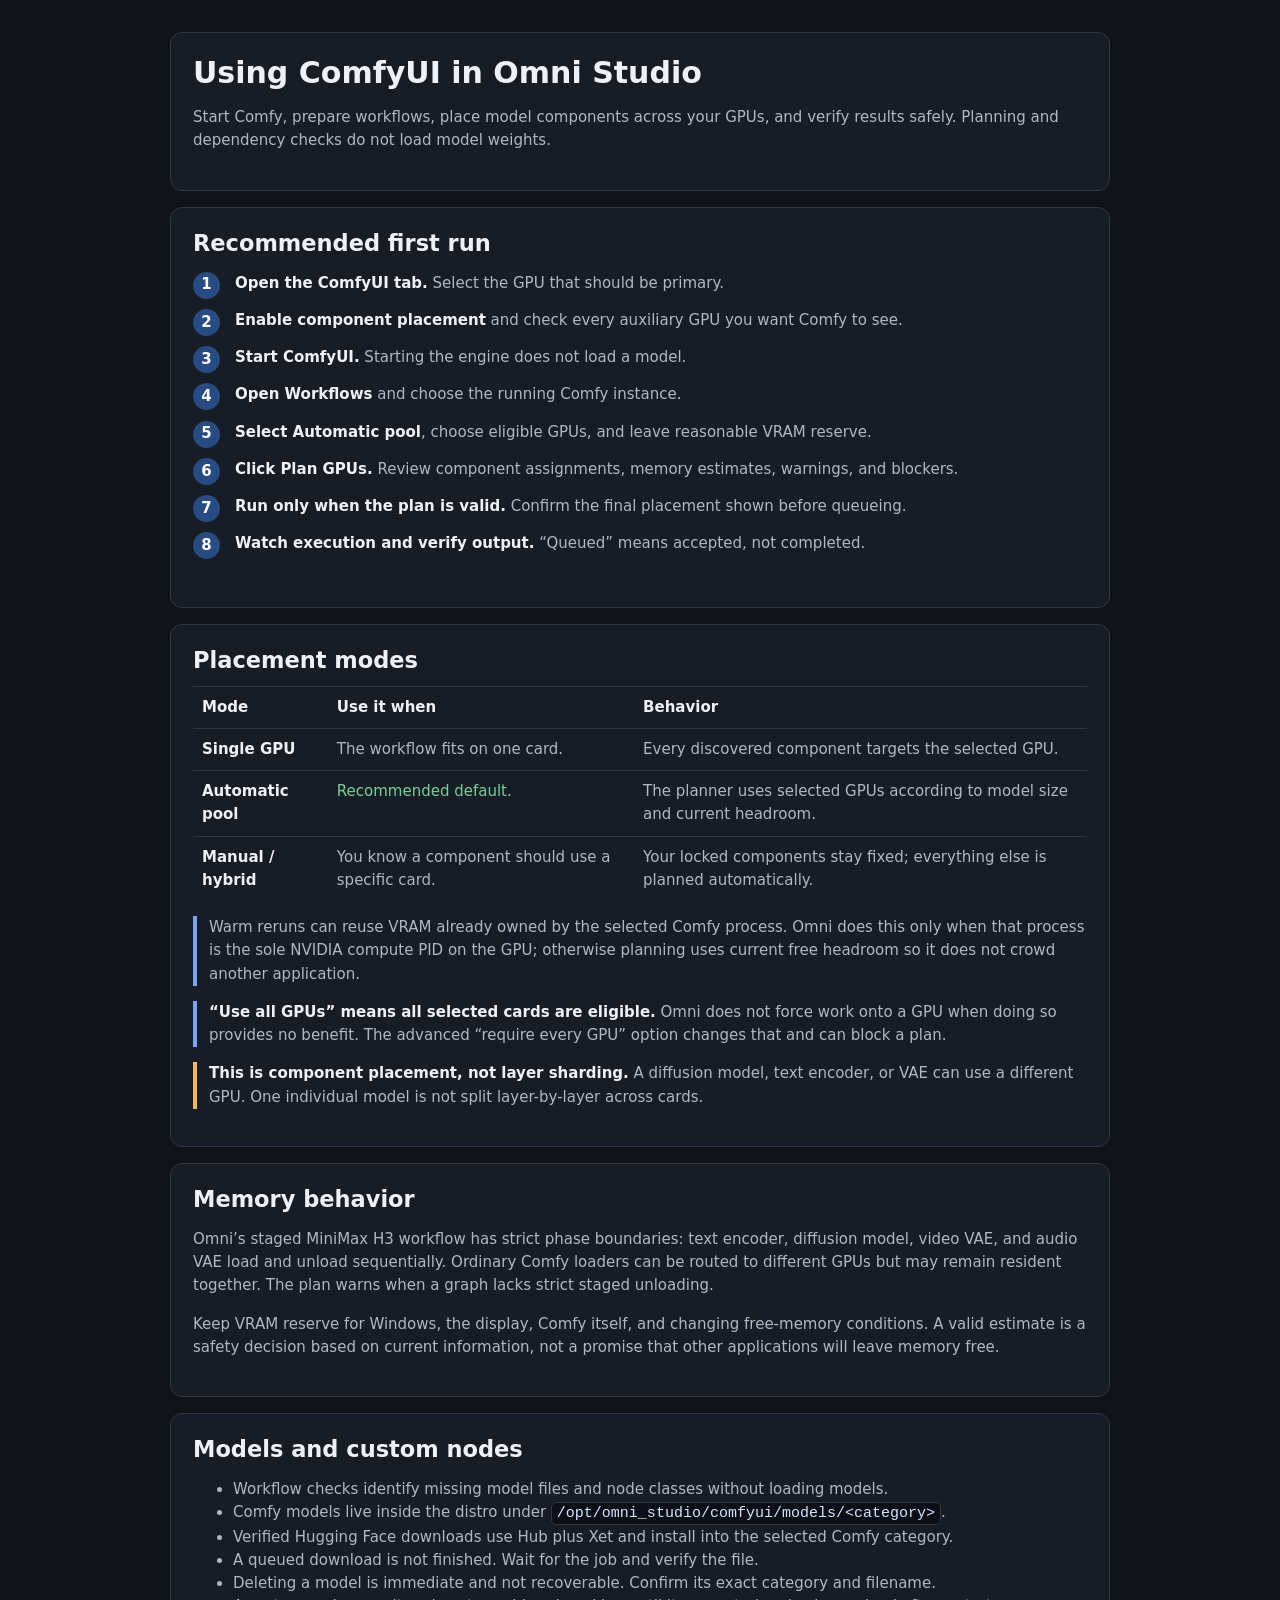
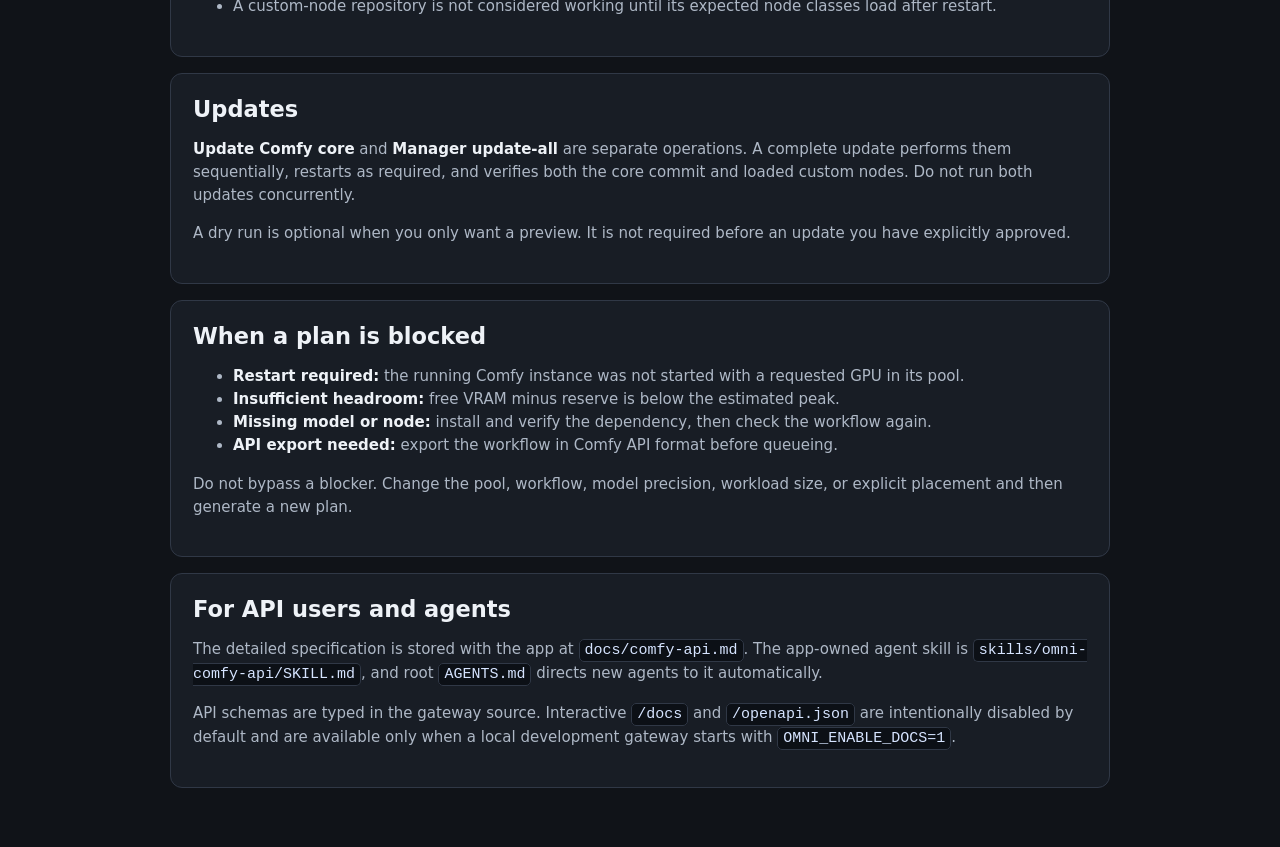
<file: server/static/comfy-api-guide.html>
<!doctype html>
<html lang="en">
<head>
  <meta charset="utf-8">
  <meta name="viewport" content="width=device-width, initial-scale=1">
  <title>Omni Studio ComfyUI Guide</title>
  <style>
    :root { color-scheme: dark; --bg:#101318; --panel:#181d25; --line:#303846; --text:#eef2f7; --muted:#aeb8c6; --blue:#75a7ff; --green:#72d39a; --orange:#f6b85f; }
    * { box-sizing: border-box; }
    body { margin:0; background:var(--bg); color:var(--text); font:15px/1.55 system-ui,-apple-system,"Segoe UI",sans-serif; }
    main { width:min(940px,calc(100% - 32px)); margin:32px auto 64px; }
    header,section { background:var(--panel); border:1px solid var(--line); border-radius:12px; padding:22px; margin-bottom:16px; }
    h1,h2,h3 { line-height:1.2; margin-top:0; } h1 { margin-bottom:8px; } h2 { margin-bottom:12px; }
    p,li { color:var(--muted); } strong { color:var(--text); } a { color:var(--blue); }
    code { color:#d6e4ff; background:#0c1016; border:1px solid var(--line); border-radius:5px; padding:2px 5px; }
    pre { overflow:auto; background:#0c1016; border:1px solid var(--line); border-radius:8px; padding:12px; color:#d6e4ff; }
    .steps { counter-reset:step; list-style:none; padding:0; }
    .steps li { counter-increment:step; position:relative; padding:0 0 14px 42px; }
    .steps li::before { content:counter(step); position:absolute; left:0; top:0; width:27px; height:27px; display:grid; place-items:center; border-radius:50%; background:#274b83; color:white; font-weight:700; }
    .note { border-left:4px solid var(--blue); padding-left:12px; }
    .warning { border-left-color:var(--orange); }
    .good { color:var(--green); }
    table { width:100%; border-collapse:collapse; } th,td { text-align:left; border-top:1px solid var(--line); padding:9px; color:var(--muted); vertical-align:top; } th { color:var(--text); }
  </style>
</head>
<body>
<main>
  <header>
    <h1>Using ComfyUI in Omni Studio</h1>
    <p>Start Comfy, prepare workflows, place model components across your GPUs, and verify results safely. Planning and dependency checks do not load model weights.</p>
  </header>

  <section>
    <h2>Recommended first run</h2>
    <ol class="steps">
      <li><strong>Open the ComfyUI tab.</strong> Select the GPU that should be primary.</li>
      <li><strong>Enable component placement</strong> and check every auxiliary GPU you want Comfy to see.</li>
      <li><strong>Start ComfyUI.</strong> Starting the engine does not load a model.</li>
      <li><strong>Open Workflows</strong> and choose the running Comfy instance.</li>
      <li><strong>Select Automatic pool</strong>, choose eligible GPUs, and leave reasonable VRAM reserve.</li>
      <li><strong>Click Plan GPUs.</strong> Review component assignments, memory estimates, warnings, and blockers.</li>
      <li><strong>Run only when the plan is valid.</strong> Confirm the final placement shown before queueing.</li>
      <li><strong>Watch execution and verify output.</strong> “Queued” means accepted, not completed.</li>
    </ol>
  </section>

  <section>
    <h2>Placement modes</h2>
    <table>
      <thead><tr><th>Mode</th><th>Use it when</th><th>Behavior</th></tr></thead>
      <tbody>
        <tr><td><strong>Single GPU</strong></td><td>The workflow fits on one card.</td><td>Every discovered component targets the selected GPU.</td></tr>
        <tr><td><strong>Automatic pool</strong></td><td class="good">Recommended default.</td><td>The planner uses selected GPUs according to model size and current headroom.</td></tr>
        <tr><td><strong>Manual / hybrid</strong></td><td>You know a component should use a specific card.</td><td>Your locked components stay fixed; everything else is planned automatically.</td></tr>
      </tbody>
    </table>
    <p class="note">Warm reruns can reuse VRAM already owned by the selected
    Comfy process. Omni does this only when that process is the sole NVIDIA
    compute PID on the GPU; otherwise planning uses current free headroom so it
    does not crowd another application.</p>
    <p class="note"><strong>“Use all GPUs” means all selected cards are eligible.</strong> Omni does not force work onto a GPU when doing so provides no benefit. The advanced “require every GPU” option changes that and can block a plan.</p>
    <p class="note warning"><strong>This is component placement, not layer sharding.</strong> A diffusion model, text encoder, or VAE can use a different GPU. One individual model is not split layer-by-layer across cards.</p>
  </section>

  <section>
    <h2>Memory behavior</h2>
    <p>Omni’s staged MiniMax H3 workflow has strict phase boundaries: text encoder, diffusion model, video VAE, and audio VAE load and unload sequentially. Ordinary Comfy loaders can be routed to different GPUs but may remain resident together. The plan warns when a graph lacks strict staged unloading.</p>
    <p>Keep VRAM reserve for Windows, the display, Comfy itself, and changing free-memory conditions. A valid estimate is a safety decision based on current information, not a promise that other applications will leave memory free.</p>
  </section>

  <section>
    <h2>Models and custom nodes</h2>
    <ul>
      <li>Workflow checks identify missing model files and node classes without loading models.</li>
      <li>Comfy models live inside the distro under <code>/opt/omni_studio/comfyui/models/&lt;category&gt;</code>.</li>
      <li>Verified Hugging Face downloads use Hub plus Xet and install into the selected Comfy category.</li>
      <li>A queued download is not finished. Wait for the job and verify the file.</li>
      <li>Deleting a model is immediate and not recoverable. Confirm its exact category and filename.</li>
      <li>A custom-node repository is not considered working until its expected node classes load after restart.</li>
    </ul>
  </section>

  <section>
    <h2>Updates</h2>
    <p><strong>Update Comfy core</strong> and <strong>Manager update-all</strong> are separate operations. A complete update performs them sequentially, restarts as required, and verifies both the core commit and loaded custom nodes. Do not run both updates concurrently.</p>
    <p>A dry run is optional when you only want a preview. It is not required before an update you have explicitly approved.</p>
  </section>

  <section>
    <h2>When a plan is blocked</h2>
    <ul>
      <li><strong>Restart required:</strong> the running Comfy instance was not started with a requested GPU in its pool.</li>
      <li><strong>Insufficient headroom:</strong> free VRAM minus reserve is below the estimated peak.</li>
      <li><strong>Missing model or node:</strong> install and verify the dependency, then check the workflow again.</li>
      <li><strong>API export needed:</strong> export the workflow in Comfy API format before queueing.</li>
    </ul>
    <p>Do not bypass a blocker. Change the pool, workflow, model precision, workload size, or explicit placement and then generate a new plan.</p>
  </section>

  <section>
    <h2>For API users and agents</h2>
    <p>The detailed specification is stored with the app at <code>docs/comfy-api.md</code>. The app-owned agent skill is <code>skills/omni-comfy-api/SKILL.md</code>, and root <code>AGENTS.md</code> directs new agents to it automatically.</p>
    <p>API schemas are typed in the gateway source. Interactive <code>/docs</code> and <code>/openapi.json</code> are intentionally disabled by default and are available only when a local development gateway starts with <code>OMNI_ENABLE_DOCS=1</code>.</p>
  </section>
</main>
</body>
</html>
</file>
